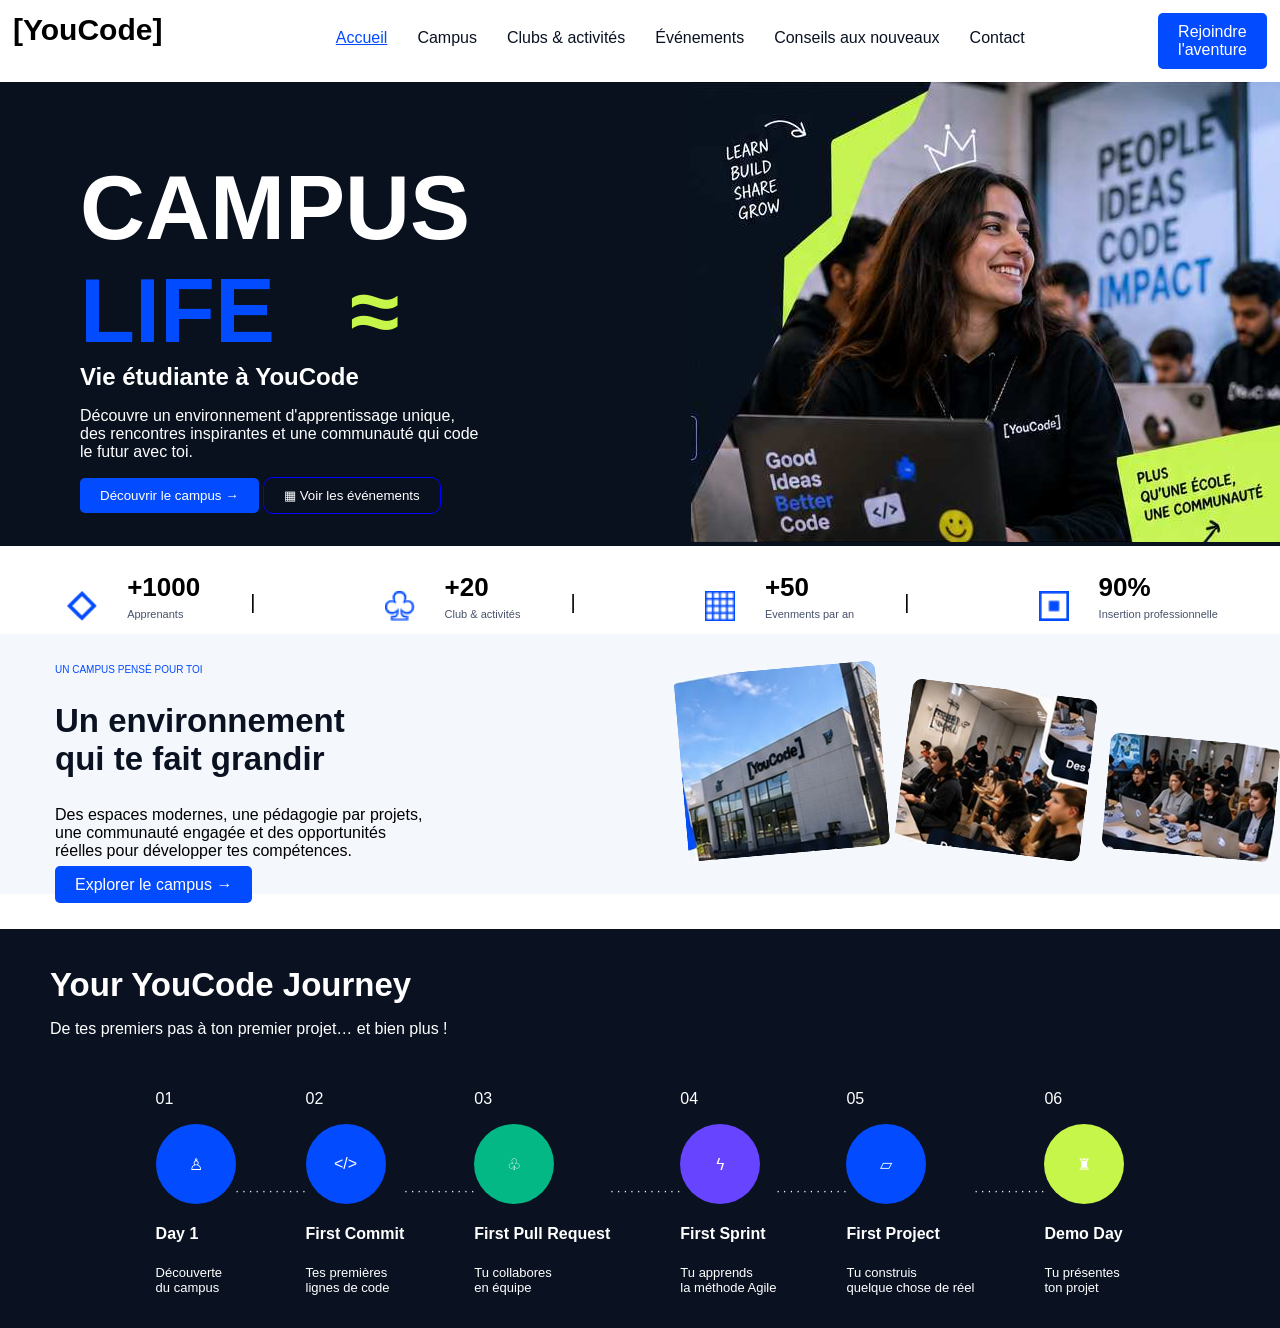
<file: index.html>
<!doctype html>
<html lang="en">

<head>
  <meta charset="UTF-8" />
  <meta name="viewport" content="width=device-width, initial-scale=1.0" />
  <title>Accueil web</title>
  <link rel="stylesheet" href="assets/css/main.css" />
</head>

<body>
  <header>
    <nav class="navigation">
      <div class="contanire">
        <div class="logo">[YouCode]</div>

        <ul class="nav-links">
          <li><a id="active" href="index.html">Accueil</a></li>
          <li><a href="campus.html">Campus</a></li>
          <li><a href="#">Clubs & activités</a></li>
          <li><a href="#">Événements</a></li>
          <li><a href="#">Conseils aux nouveaux</a></li>
          <li><a href="#">Contact</a></li>
        </ul>
        <div class="btn">
          <a class="link" href="inscription.html">
            Rejoindre <br>
            l'aventure
          </a>
          </button>
        </div>
      </div>
    </nav>
  </header>
<main>
  <section class="hero-section">
    <div class="sec1">
      <h1>
        CAMPUS
        <br><span>
          LIFE
          <span> ≈ </span></span></h1>
      <h2>Vie étudiante à YouCode</h2>
      <p>Découvre un environnement d'apprentissage unique,
        <br> des rencontres inspirantes et une communauté qui code <br> le futur avec toi.
      </p>
      <button class="btn">Découvrir le campus →</button>
      <button id="btn-active">▦ Voir les événements </button>
    </div>
    <div class="photo">
      <img src="images/photo.jpg" alt="this my photo de youcode" title="this YouCode" loading="lazy">
    </div>
  </section>
  <section class="statistique">
    <div class="st">
      <img class="itm" src="/assets/icone/◇.png" alt="logo" width="30px" height="30px">
      <div class="tag">
        <p class="item1">+1000</p>
        <p class="item2">Apprenants</p>
      </div>
      <p class="par">|</p>
    </div>
    <div class="st">
      <img class="itm" src="/assets/icone/♧.png" alt="logo" width="30px" height="30px">
       <div class="tag">
        <p class="item1">+20</p>
        <p class="item2">Club & activités</p>
      </div>
      <p class="par">|</p>
    </div>
    <div  class="st">
      <img class="itm" src="/assets/icone/▦.png" alt="logo" width="30px" height="30px">
       <div class="tag">
        <p class="item1">+50</p>
        <p class="item2">Evenments par an</p>
      </div>
      <p class="par">|</p>
    </div>
    <div class="st">
      <img class="itm" src="/assets/icone/▣.png" alt="logo" width="30px" height="30px">
       <div class="tag">
        <p class="item1">90%</p>
        <p class="item2">Insertion professionnelle</p>
      </div>
    </div>
  </section>
  <section class="presentation-campus">  
    <div class="section1">
      <p class="p1">UN CAMPUS PENSÉ POUR TOI</p>
      <h2 class="h2">Un environnement <br> qui te fait grandir</h2>
       <p>Des espaces modernes, une pédagogie par projets, <br>
          une communauté engagée et des opportunités <br>
          réelles pour développer tes compétences.</p> 
      <a class="btn" href="#">Explorer le campus →</a>
 
    </div>

    <div class="images">
       <img src="images/Photo · Campus.png" alt="the imge for campus">
       <img src="images/Photo · Projets.png" alt="the image for the preject">
      <img src="images/Photo · Communauté.png" alt="the images for communauté">
    </div>

  </section>

  <section class="campus">
    <div class="head-compus">
  <h2 class="" style="font-size: 33px; margin-bottom: 0px;">Your YouCode Journey</h2>
  <p st>De tes premiers pas à ton premier projet… et bien plus !</p>
</div>
<div class="dispaly">
<section>
  <p>01</p>
  <div class="items1">♙</div>
  <h4>Day 1</h4>
  <p class="text">Découverte<br>du campus</p>
</section>
<p class="b1">· · · · · · · · · · ·</p>
 <section >
  <p>02</p>
  <div class="items1">&lt;/&gt;</div>
  <h4>First Commit</h4>
  <p class="text">Tes premières <br> lignes de code</p>
</section>
<p class="b1">· · · · · · · · · · ·</p>
<section >
  <p>03</p>
  <div class="items2">♧</div>
  <h4>First Pull Request</h4>
  <p class="text">Tu collabores <br> en équipe</p>
</section>
<p class="b1">· · · · · · · · · · ·</p>
<section >
  <p>04</p>
  <div class="items3">ϟ</div>
  <h4>First Sprint</h4>
  <p class="text">Tu apprends <br> la méthode Agile</p>
</section>
<p class="b1">· · · · · · · · · · ·</p>
<section >
  <p>05</p>
  <div class="items1">▱</div>
  <h4>First Project</h4>
  <p class="text">Tu construis <br> quelque chose de réel</p>
</section>
<p class="b1">· · · · · · · · · · ·</p>
<section >
  <p>06</p>
  <div class="items4">♜</div>
  <h4 >Demo Day</h4>
  <p class="text">Tu présentes <br> ton projet</p>
</section>
</div>
  </section>
</main>
</body>
</html>
</file>
<file: assets/css/main.css>
body{

  margin: 0px;
 font-family: "Inter", sans-serif;
}

.nav-links {

display: flex;
font-family: "Inter", sans-serif;

 
}
.contanire{

  padding: 5px;
  display: flex;
  justify-content: space-between;
}
.contanire .nav-links a{
  text-decoration: none;
  color: #0A1222;
  
}
.contanire .nav-links li{
  list-style: none;
  
}

.contanire  .nav-links{
    gap: 30px;
}
.contanire .logo {
 font-size: 30px;
 font-weight: 800;

}
#active {
    color: #034BFF;
    text-decoration: underline #034BFF;
}

.link{
   text-decoration: none;
   color: white;
   background-color: black;
}
.btn .link{
  border-radius: 5px;
  color: white;
  border: none;
  background-color: #034BFF;
  padding: 10px 20px;
}
 button {
   border-radius: 5px;
  color: white;
  border: none;
  background-color: #034BFF;
  padding: 10px 20px;
 }


.ctn{
  margin-bottom: 0px;
  background-color: #08111D;
  display: flex;
  justify-content: space-between;
 
 
}


 .navigation {
  margin: 0px;

  padding: 3px;

}
body{

  margin: 0px;
}

.nav-links {

display: flex;
font-family: "Inter", sans-serif;

 
}
.contanire{

  padding: 10px;
  display: flex;
  justify-content: space-between;
}
.contanire .nav-links a{
  text-decoration: none;
  color: #0A1222;
  
}
.contanire .nav-links li{
  list-style: none;
  
}

.contanire  .nav-links{
    gap: 30px;
}



#active {
    color: #034BFF;
    text-decoration: underline #034BFF;
}

.link{
   text-decoration: none;
   color: white;
   background-color: black;
     display: block
}


.hero-section{
  
  background-color: #08111D;
  display: flex;
  justify-content: space-between;
  gap: 0px;
  
}

.sec1 {
color: white;
margin-left: 80px;
gap: 0px;

}
.sec1 h1{
  font-size: 90px;
  margin-bottom: 0px;
  margin-left: 0px;
  margin-right: 0px;
  
}

.sec1 h1 span{
  color: #034BFF;
  margin-top: 0px;
  font-weight: bold;
  
}
.sec1 h1 span span{
  color :#c7f64a;
  margin-top: 0px;
  padding-left: 50px;
 
 
}

.sec1 h2{
   margin-top: 0px;
   margin-bottom: 0px;
   
}
.statistique{
  display: flex;
  justify-content: space-around;
 margin-top: 25px;

}
#btn-active{
  border-radius: 10px;
  color: white;
  border: 1px solid blue;
  background-color: #08111D;
  padding: 10px 20px;
}
.st{
  display: flex;
 
}
.tag{
  margin-left: 30px;
  margin-top: 0px;
  margin-bottom: 0px;
  gap: 0px;
}
.itm{
  margin-top: 20px;
  margin-left: 5px;
}
 .par{
  margin-left: 50px;
  font-size: 20px;
 }
 .item1{
  font-weight: 800;
  font-style: normal;
  font-size: 26px;
  margin-top: 1px;
  margin-bottom: 5px;
 }
 .item2{
  gap: 0px;
  margin-top: 0px;
  color: #47526A;
  font-family: 'Inter', sans-serif;
  font-weight: 400;
  font-style: normal;
  font-size: 11px;;
 }
 .presentation-campus{
  background-color: #F4F7FC;
  display: flex;
  justify-content: space-between;
   align-items: center;
   margin-bottom: 35px;
 }
.section1{
  padding-top: 20px;
  margin-left: 55px;
}
.p1{
  font-weight: 400;
  font-style: normal;
  font-size: 10px;
  color: #034BFF;
  margin-bottom: 0px;

}
.h2{
  color:  #0A1222;
  font-weight: 800;
  font-size: 33px;
 

}
.section1 .btn{
   border-radius: 5px;
  color: white;
  border: none;
  background-color: #034BFF;
  padding: 10px 20px;
  text-decoration: none;
}
 .campus{
 
  background-color: #0A1222;
 
}


.head-compus{
  color: white;
  margin-left: 50px;
  padding-top: 10px;
  gap: 0px;
}
.dispaly{
  color: white;
  padding: 20px 80px;
  display: flex;
  justify-content: center;
  align-items: center ;


}
.dispaly section{
  align-items: center;
  justify-items: center;
}
 .items1{
  display: flex;
  align-items: center;
  justify-content: center;
   width: 80px;
   height: 80px;
   background-color: #034BFF;
   border-radius: 50%;
}
.items2{
  display: flex;
  align-items: center;
  justify-content: center;
   width: 80px;
   height: 80px;
   background-color: #04B886;
   border-radius: 50%;
}
.items3{
  background-color: #6744FF;
  display: flex;
  align-items: center;
  justify-content: center;
   width: 80px;
   height: 80px;
    border-radius: 50%;


}
.items4{
  background-color: #C7F64A;
   display: flex;
  align-items: center;
  justify-content: center;
   width: 80px;
   height: 80px;
    border-radius: 50%;     

}
.text{
  font-size: 13px;
}
.b1{
  font-size: 12px;
  padding-bottom: 30pxz;
}
</file>
